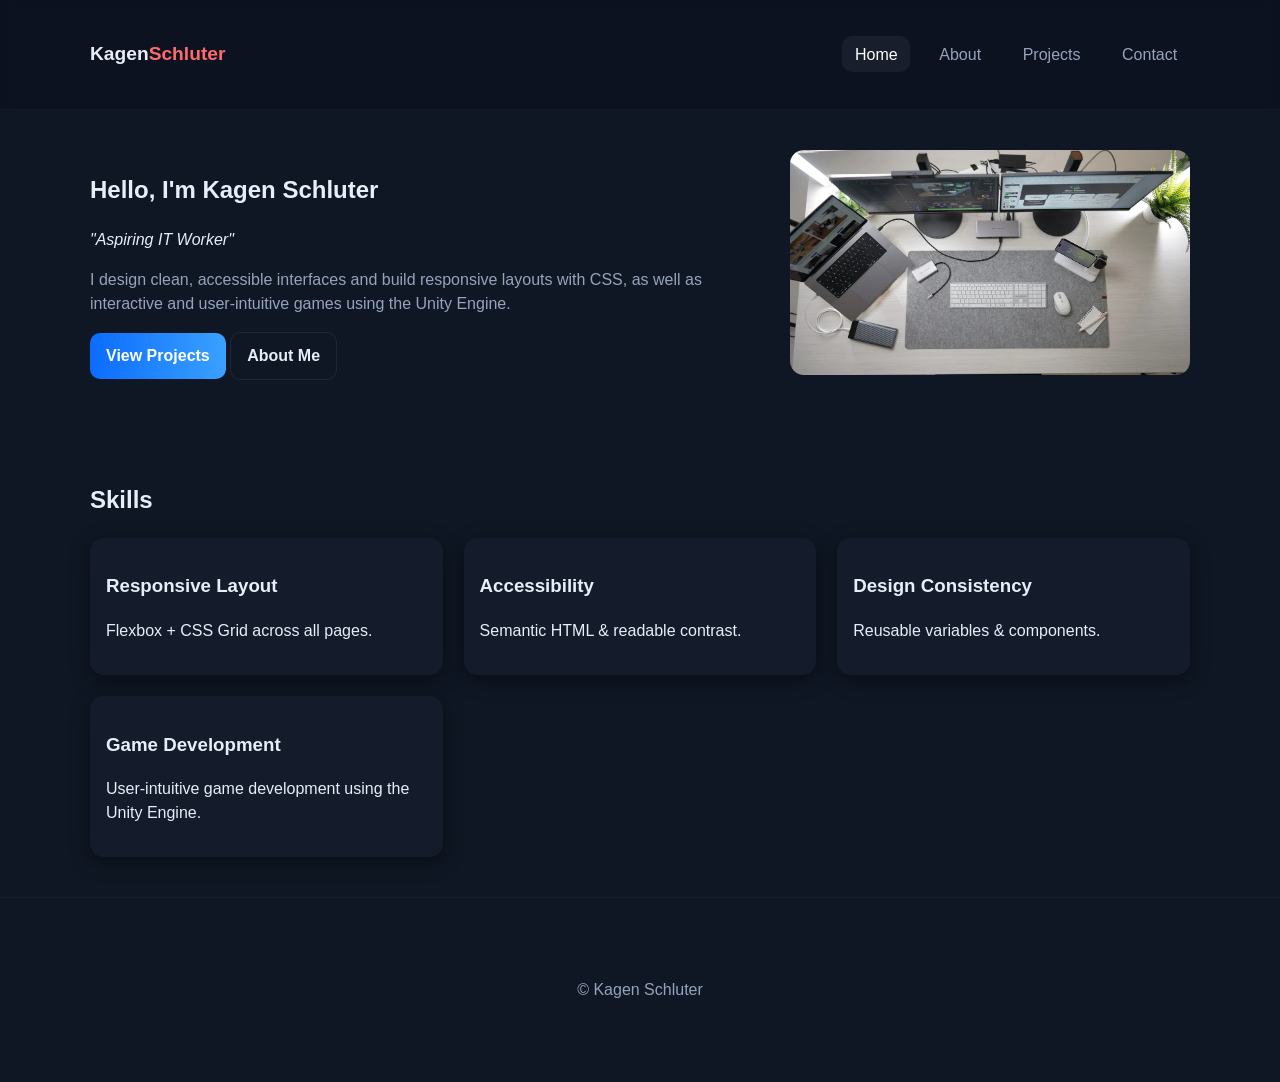
<file: index.html>
<!DOCTYPE html>
<html lang="en">
<head>
  <meta charset="UTF-8" />
  <meta name="viewport" content="width=device-width, initial-scale=1" />
  <link rel="icon" type="image/png" href="assets/images/favicon.ico">
  <title>Kagen Schluter — Portfolio</title>
  <link rel="stylesheet" href="css/style.css" />
</head>

<body>
  <a class="skip-link" href="#main">Skip to main content</a>

  <header class="site-header">
    <div class="container header-inner">
      <a class="logo" href="index.html">Kagen<span>Schluter</span></a>

      <!-- Pure CSS Mobile Nav -->
      <input type="checkbox" id="nav-toggle" class="nav-toggle" aria-label="Open navigation">
      <label for="nav-toggle" class="nav-toggle-label" aria-hidden="true">☰</label>

      <nav class="site-nav">
        <ul class="nav-list">
          <li><a class="active" href="index.html">Home</a></li>
          <li><a href="about.html">About</a></li>
          <li><a href="projects.html">Projects</a></li>
          <li><a href="contact.html">Contact</a></li>
        </ul>
      </nav>
    </div>
  </header>

  <main id="main">
    <section class="hero container">
      <div class="hero-grid">
        <div>
          <h1>Hello, I'm <strong>Kagen Schluter</strong></h1>
          <p><i>"Aspiring IT Worker"</i></p>
          <p class="lede">I design clean, accessible interfaces and build responsive layouts with CSS, as well as interactive and user-intuitive games using the Unity Engine.</p>
          <div class="cta-row">
            <a class="btn primary" href="projects.html">View Projects</a>
            <a class="btn outline" href="about.html">About Me</a>
          </div>
        </div>

        <div class="hero-image">
          <img src="assets/images/hero.jpg" alt="Laptop desk workspace">
        </div>
      </div>
    </section>

    <section class="container">
      <h2>Skills</h2>
      <div class="feature-grid">
        <article class="card">
          <h3>Responsive Layout</h3>
          <p>Flexbox + CSS Grid across all pages.</p>
        </article>

        <article class="card">
          <h3>Accessibility</h3>
          <p>Semantic HTML & readable contrast.</p>
        </article>

        <article class="card">
          <h3>Design Consistency</h3>
          <p>Reusable variables & components.</p>
        </article>

        <article class="card">
          <h3>Game Development</h3>
          <p>User-intuitive game development using the Unity Engine.</p>
        </article>
      </div>
    </section>
  </main>

  <footer class="site-footer">
    <div class="container footer-inner">
      <p>© Kagen Schluter</p>
    </div>
  </footer>
</body>
</html>
</file>
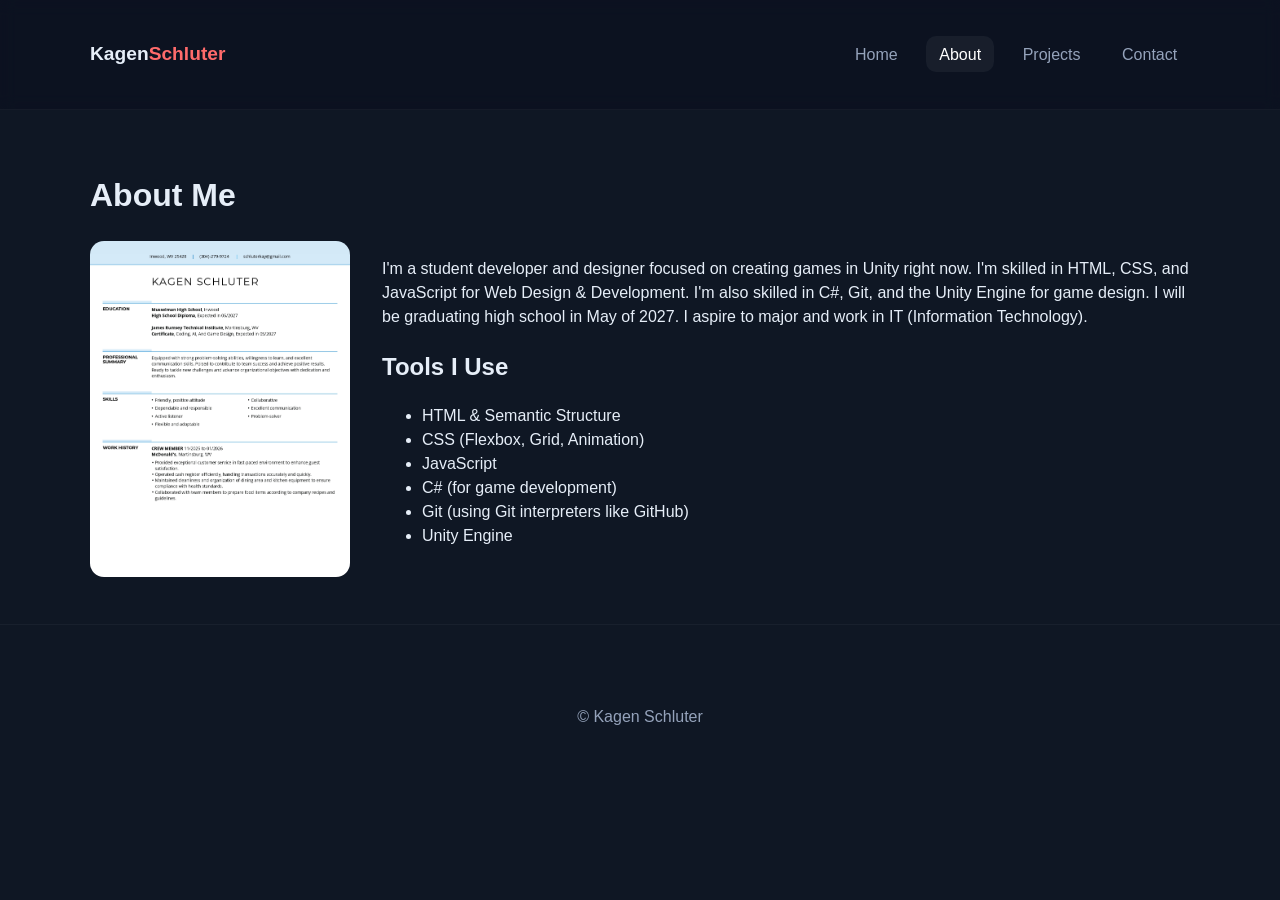
<file: about.html>
<!DOCTYPE html>
<html lang="en">
<head>
  <meta charset="UTF-8" />
  <meta name="viewport" content="width=device-width, initial-scale=1" />
  <link rel="icon" type="image/png" href="assets/images/favicon.ico">
  <title>About — Kagen Schluter</title>
  <link rel="stylesheet" href="css/style.css" />
</head>

<body>
  <a class="skip-link" href="#main">Skip to main content</a>

  <header class="site-header">
    <div class="container header-inner">
      <a class="logo" href="index.html">Kagen<span>Schluter</span></a>

      <input type="checkbox" id="nav-toggle" class="nav-toggle">
      <label for="nav-toggle" class="nav-toggle-label">☰</label>

      <nav class="site-nav">
        <ul class="nav-list">
          <li><a href="index.html">Home</a></li>
          <li><a class="active" href="about.html">About</a></li>
          <li><a href="projects.html">Projects</a></li>
          <li><a href="contact.html">Contact</a></li>
        </ul>
      </nav>
    </div>
  </header>

  <main id="main" class="container about-page">
    <h1>About Me</h1>

    <div class="about-grid">
      <a href="assets/images/Kagen_Schluter_Resume.pdf"><img src="assets/images/resume.jpg" alt="KS Resume"></a>

      <div>
        <p>
          I'm a student developer and designer focused on creating games in Unity right now.
          I'm skilled in HTML, CSS, and JavaScript for Web Design & Development. I'm also skilled in C#, Git,
          and the Unity Engine for game design. I will be graduating high school in May of 2027.
          I aspire to major and work in IT (Information Technology). 
        </p>

        <h2>Tools I Use</h2>
        <ul>
          <li>HTML & Semantic Structure</li>
          <li>CSS (Flexbox, Grid, Animation)</li>
          <li>JavaScript</li>
          <li>C# (for game development)</li>
          <li>Git (using Git interpreters like GitHub)</li>
          <li>Unity Engine</li>
        </ul>
      </div>
    </div>
  </main>

  <footer class="site-footer">
    <div class="container footer-inner">
      <p>© Kagen Schluter</p>
    </div>
  </footer>
</body>
</html>
</file>
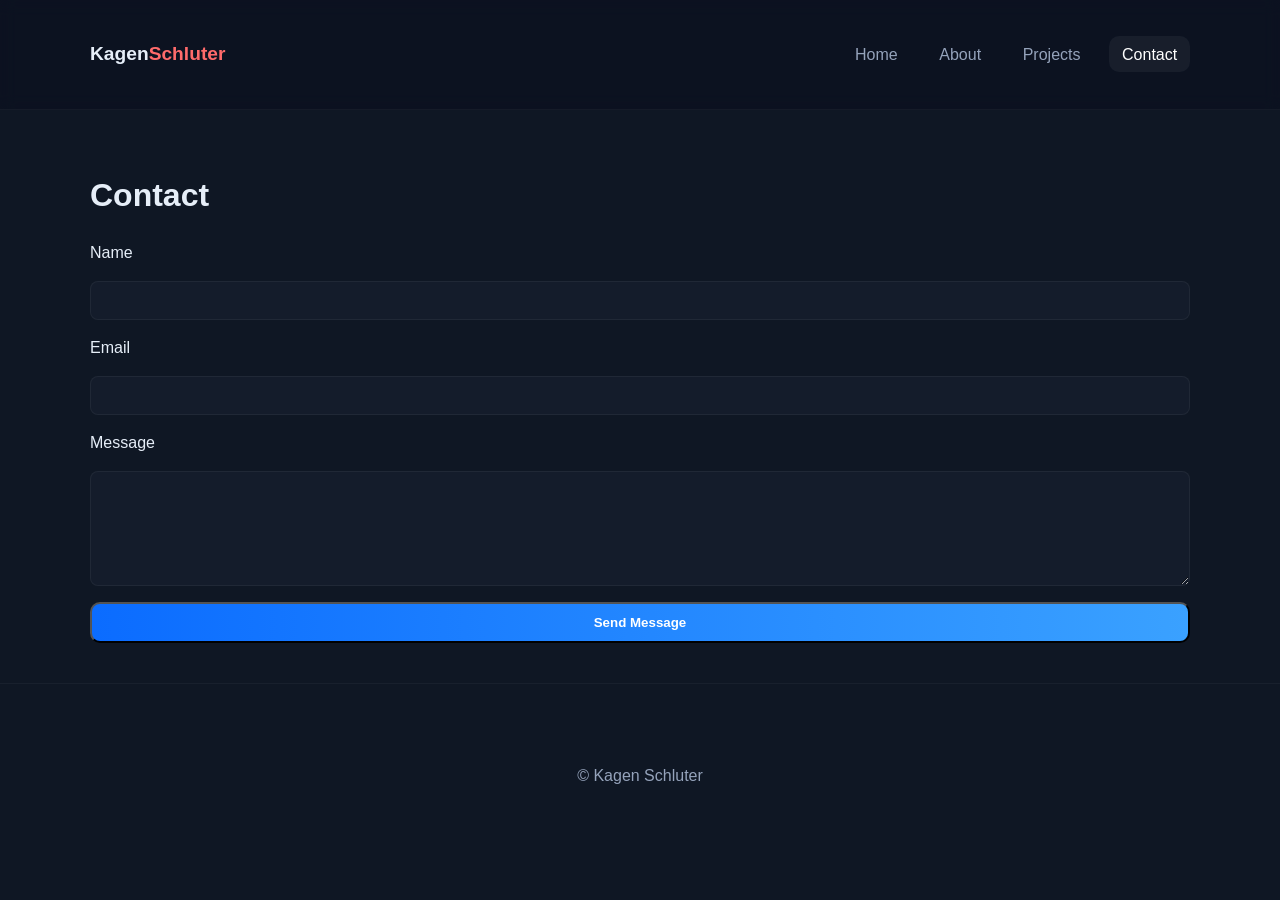
<file: contact.html>
<!DOCTYPE html>
<html lang="en">
<head>
  <meta charset="UTF-8" />
  <meta name="viewport" content="width=device-width, initial-scale=1" />
  <link rel="icon" type="image/png" href="assets/images/favicon.ico">
  <title>Contact — Kagen Schluter</title>
  <link rel="stylesheet" href="css/style.css" />
</head>

<body>
  <a class="skip-link" href="#main">Skip to main content</a>

  <header class="site-header">
    <div class="container header-inner">
      <a class="logo" href="index.html">Kagen<span>Schluter</span></a>

      <input type="checkbox" id="nav-toggle" class="nav-toggle">
      <label for="nav-toggle" class="nav-toggle-label">☰</label>

      <nav class="site-nav">
        <ul class="nav-list">
          <li><a href="index.html">Home</a></li>
          <li><a href="about.html">About</a></li>
          <li><a href="projects.html">Projects</a></li>
          <li><a class="active" href="contact.html">Contact</a></li>
        </ul>
      </nav>
    </div>
  </header>

  <main id="main" class="container contact-page">
    <h1>Contact</h1>

    <form class="contact-form" method="POST" action="#">
      <label for="name">Name</label>
      <input id="name" name="name" required>

      <label for="email">Email</label>
      <input id="email" name="email" type="email" required>

      <label for="message">Message</label>
      <textarea id="message" name="message" rows="6" required></textarea>

      <button class="btn primary" type="submit">Send Message</button>
    </form>
  </main>

  <footer class="site-footer">
    <div class="container footer-inner">
      <p>© Kagen Schluter</p>
    </div>
  </footer>
</body>
</html>
</file>
<file: css/style.css>
:root {
  --primary: #0b6cff;
  --accent: #ff6b6b;
  --text: #e6eef8;
  --muted: #95a3bb;
  --bg: #0f1724;
  --card: #141c2b;
  --radius: 14px;
  --font: "Inter", sans-serif;
}

body {
  margin: 0;
  font-family: var(--font);
  background: var(--bg);
  color: var(--text);
  line-height: 1.5;
}

img {
  max-width: 100%;
  border-radius: var(--radius);
}

.container {
  width: 90%;
  max-width: 1100px;
  margin: auto;
  padding: 2.5rem 0;
}

.skip-link {
  position: absolute;
  left: -999px;
  top: -999px;
}

.skip-link:focus {
  position: static;
  margin: 1rem;
  padding: 0.5rem;
  background: var(--primary);
  color: white;
  border-radius: 8px;
}

.site-header {
  position: sticky;
  top: 0;
  backdrop-filter: blur(8px);
  background: rgba(10, 15, 30, 0.6);
  border-bottom: 1px solid rgba(255,255,255,0.04);
  z-index: 10;
}

.header-inner {
  display: flex;
  justify-content: space-between;
  align-items: center;
}

.logo {
  font-weight: 700;
  text-decoration: none;
  color: var(--text);
  font-size: 1.2rem;
}
.logo span {
  color: var(--accent);
}

.site-nav {
  display: flex;
}

.nav-list {
  display: flex;
  list-style: none;
  gap: 1rem;
  padding: 0;
  margin: 0;
}

.nav-list a {
  text-decoration: none;
  color: var(--muted);
  padding: 0.6rem 0.8rem;
  border-radius: 10px;
  transition: 0.2s;
}
.nav-list a:hover,
.nav-list a.active {
  color: white;
  background: rgba(255,255,255,0.05);
}

.nav-toggle {
  display: none;
}

.nav-toggle-label {
  display: none;
  font-size: 1.6rem;
  cursor: pointer;
  color: var(--text);
}

@media (max-width: 800px) {
  .nav-toggle-label {
    display: block;
  }

  .nav-list {
    position: absolute;
    right: 1rem;
    top: 60px;
    background: rgba(10, 15, 30, 0.85);
    padding: 1rem;
    border-radius: 10px;
    flex-direction: column;
    display: none;
  }

  /* Show nav when checkbox checked */
  .nav-toggle:checked ~ .site-nav .nav-list {
    display: flex;
  }
}

.hero-grid {
  display: grid;
  grid-template-columns: 1fr 400px;
  gap: 2rem;
  align-items: center;
}

.lede {
  color: var(--muted);
}

.hero-image img {
  animation: floaty 6s ease-in-out infinite;
}

@keyframes floaty {
  0%,100% { transform: translateY(0); }
  50% { transform: translateY(-8px); }
}

.btn {
  text-decoration: none;
  padding: 0.7rem 1rem;
  border-radius: 10px;
  display: inline-block;
  font-weight: 600;
  transition: 0.2s;
}

.primary {
  background: linear-gradient(90deg, var(--primary), #3aa1ff);
  color: white;
}
.primary:hover {
  transform: translateY(-3px);
}

.outline {
  border: 1px solid rgba(255,255,255,0.07);
  color: var(--text);
}

.feature-grid,
.project-grid {
  display: grid;
  grid-template-columns: repeat(auto-fit,minmax(260px,1fr));
  gap: 1.3rem;
}

.card,
.project-card {
  background: var(--card);
  padding: 1rem;
  border-radius: var(--radius);
  transition: 0.25s;
  box-shadow: 0 5px 20px rgba(0,0,0,0.4);
}
.card:hover,
.project-card:hover {
  transform: translateY(-5px);
}

.about-grid {
  display: grid;
  grid-template-columns: 260px 1fr;
  gap: 2rem;
}

@media (max-width: 700px) {
  .about-grid {
    grid-template-columns: 1fr;
  }
}

.contact-form {
  display: grid;
  gap: 1rem;
}
.contact-form input,
.contact-form textarea {
  background: var(--card);
  border: 1px solid rgba(255,255,255,0.05);
  border-radius: 8px;
  padding: 0.7rem;
  color: white;
}

.site-footer {
  border-top: 1px solid rgba(255,255,255,0.04);
  text-align: center;
  padding: 1.5rem 0;
  color: var(--muted);
}

a {
  text-decoration: none;
  color: #FFFFFF
}

sub {
  color: darkslategrey
}
</file>
